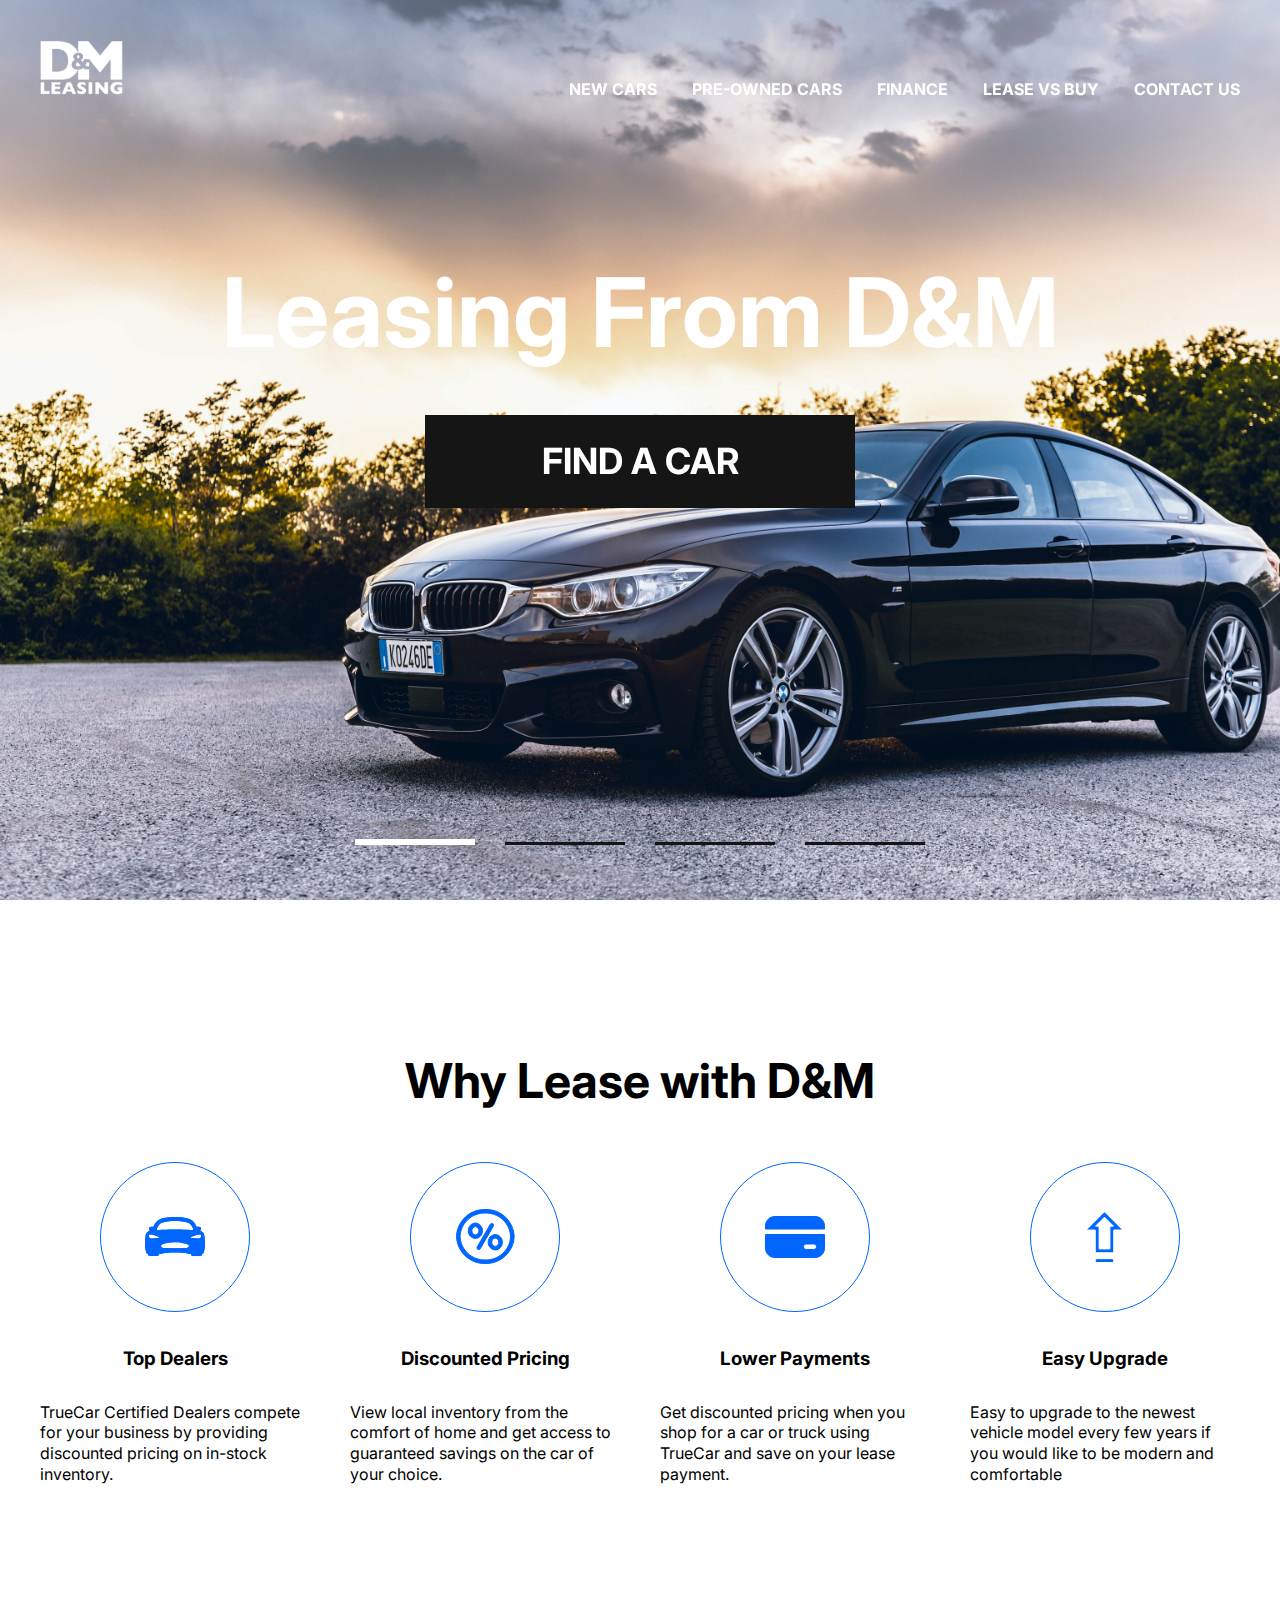
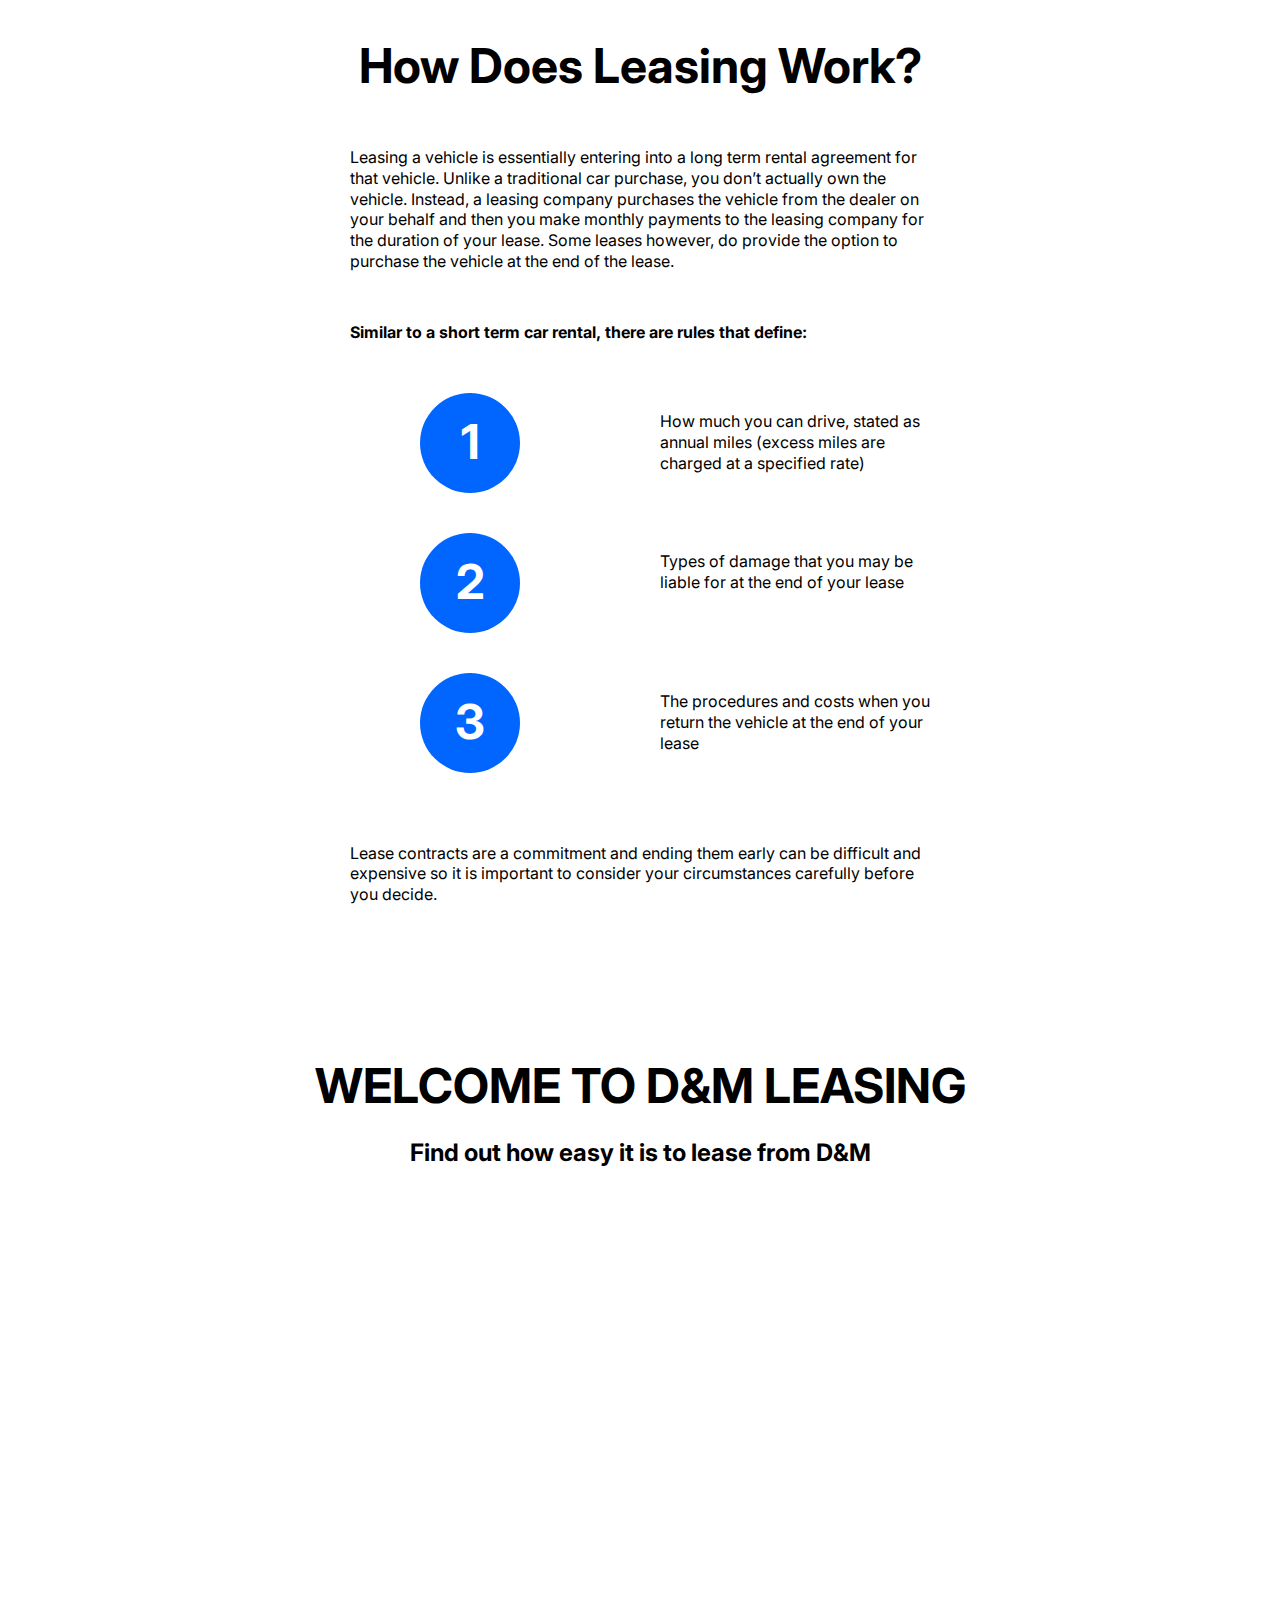
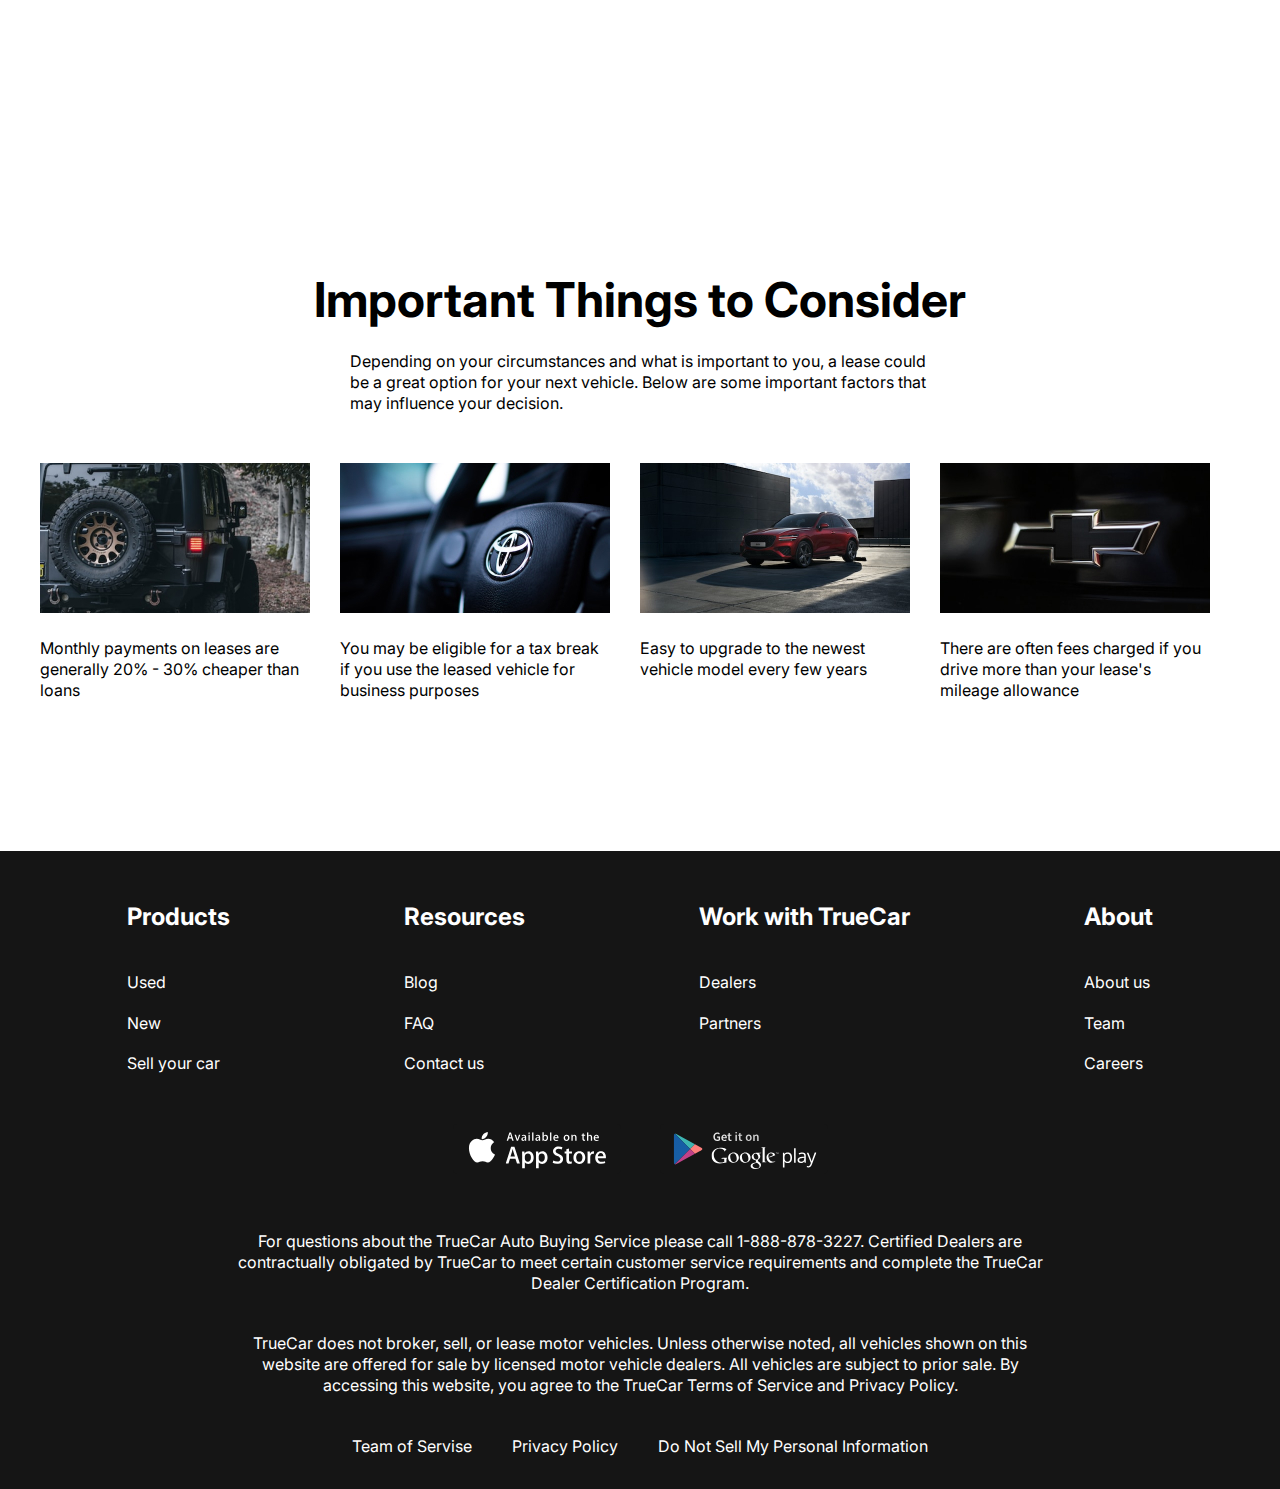
<file: index.html>
<!DOCTYPE html>
<html lang="ru">
  <head>
    <meta charset="utf-8" />
    <meta name="viewport" content="width=device-width, initial-scale=1.0" />
    <title>D&M leasing</title>

    <link rel="preconnect" href="https://fonts.googleapis.com" />
    <link rel="preconnect" href="https://fonts.gstatic.com" crossorigin />
    <link
      href="https://fonts.googleapis.com/css2?family=Inter:wght@400;700&display=swap"
      rel="stylesheet"
    />
    <link
      rel="stylesheet"
      href="https://cdn.jsdelivr.net/npm/swiper@10/swiper-bundle.min.css"
    />
    <link rel="stylesheet" href="css/style.css" />
  </head>
  <body>
    <div class="wrapper">
      <header class="header header-main">
        <div class="container">
          <div class="header__inner">
            <a href="#" class="logo">
              <img src="imgs/logo.svg" alt="Логотип" class="logo__img" />
            </a>
            <nav class="menu">
              <ul class="menu__list">
                <li class="menu__list-item">
                  <a href="new_cars.html" class="list__menu-link">NEW CARS</a>
                </li>
                <li class="menu__list-item">
                  <a href="#" class="list__menu-link">PRE-OWNED CARS</a>
                </li>
                <li class="menu__list-item">
                  <a href="#" class="list__menu-link">FINANCE</a>
                </li>
                <li class="menu__list-item">
                  <a href="#" class="list__menu-link">LEASE VS BUY</a>
                </li>
                <li class="menu__list-item">
                  <a href="contacts.html" class="list__menu-link">CONTACT US</a>
                </li>
              </ul>
            </nav>
          </div>
        </div>
      </header>
      <main class="main">
        <section class="top">
          <div class="container">
            <h1 class="title">Leasing From D&M</h1>
            <a href="new_cars.html" class="top__link"> FIND A CAR </a>
          </div>
        </section>
        <div class="slider">
          <div class="swiper">
            <div
              class="swiper-wrapper"
              style="background-image: url(imgs/slide-1.jpg)"
            >
              <div
                class="swiper-slide"
                style="background-image: url(imgs/slide-1.jpg)"
              ></div>
              <div
                class="swiper-slide"
                style="background-image: url(imgs/slide-1.jpg)"
              ></div>
              <div
                class="swiper-slide"
                style="background-image: url(imgs/slide-1.jpg)"
              ></div>
              <div
                class="swiper-slide"
                style="background-image: url(imgs/slide-1.jpg)"
              ></div>
            </div>

            <div class="swiper-pagination"></div>
          </div>
        </div>
        <section class="why-lease">
          <div class="container">
            <h2 class="section-title">Why Lease with D&M</h2>
            <ul class="why-lease__list">
              <li class="why-lease__item">
                <img
                  class="why-lease__item-img"
                  src="imgs/why-lease-1.svg"
                  alt=""
                />
                <h3 class="why-lease__item-title">Top Dealers</h3>
                <p class="why-lease__item-text">
                  TrueCar Certified Dealers compete for your business by
                  providing discounted pricing on in-stock inventory.
                </p>
              </li>
              <li class="why-lease__item">
                <img
                  class="why-lease__item-img"
                  src="imgs/why-lease-2.svg"
                  alt=""
                />
                <h3 class="why-lease__item-title">Discounted Pricing</h3>
                <p class="why-lease__item-text">
                  View local inventory from the comfort of home and get access
                  to guaranteed savings on the car of your choice.
                </p>
              </li>
              <li class="why-lease__item">
                <img
                  class="why-lease__item-img"
                  src="imgs/why-lease-3.svg"
                  alt=""
                />
                <h3 class="why-lease__item-title">Lower Payments</h3>
                <p class="why-lease__item-text">
                  Get discounted pricing when you shop for a car or truck using
                  TrueCar and save on your lease payment.
                </p>
              </li>
              <li class="why-lease__item">
                <img
                  class="why-lease__item-img"
                  src="imgs/why-lease-4.svg"
                  alt=""
                />
                <h3 class="why-lease__item-title">Easy Upgrade</h3>
                <p class="why-lease__item-text">
                  Easy to upgrade to the newest vehicle model every few years if
                  you would like to be modern and comfortable
                </p>
              </li>
            </ul>
          </div>
        </section>
        <section class="how-does">
          <div class="container">
            <div class="how-does__inner">
              <h2 class="section-title">How Does Leasing Work?</h2>
              <p class="how-does__text">
                Leasing a vehicle is essentially entering into a long term
                rental agreement for that vehicle. Unlike a traditional car
                purchase, you don’t actually own the vehicle. Instead, a leasing
                company purchases the vehicle from the dealer on your behalf and
                then you make monthly payments to the leasing company for the
                duration of your lease. Some leases however, do provide the
                option to purchase the vehicle at the end of the lease.
              </p>
              <h4 class="how__does-title">
                Similar to a short term car rental, there are rules that define:
              </h4>
              <ol class="how__does-list">
                <li class="how__does-item">
                  How much you can drive, stated as annual miles (excess miles
                  are charged at a specified rate)
                </li>
                <li class="how__does-item">
                  Types of damage that you may be liable for at the end of your
                  lease
                </li>
                <li class="how__does-item">
                  The procedures and costs when you return the vehicle at the
                  end of your lease
                </li>
              </ol>
              <p class="how-does__text">
                Lease contracts are a commitment and ending them early can be
                difficult and expensive so it is important to consider your
                circumstances carefully before you decide.
              </p>
            </div>
          </div>
        </section>
        <section class="video">
          <div class="container">
            <h2 class="section-title video__title">WELCOME TO D&M LEASING</h2>
            <p class="video__text">Find out how easy it is to lease from D&M</p>
            <iframe
              class="video__content"
              width="1000"
              height="500"
              src="https://www.youtube.com/embed/iPPD-l3YVFo?controls=0"
              title="YouTube video player"
              frameborder="0"
              allow="accelerometer; autoplay; clipboard-write; encrypted-media; gyroscope; picture-in-picture; web-share"
              allowfullscreen
            >
            </iframe>
          </div>
        </section>
        <section class="important">
          <div class="container">
            <h2 class="section-title important__title">
              Important Things to Consider
            </h2>
            <p class="important__text">
              Depending on your circumstances and what is important to you, a
              lease could be a great option for your next vehicle. Below are
              some important factors that may influence your decision.
            </p>
            <ul class="importants__list">
              <li class="important__item">
                <img
                  src="imgs/important_img-1.jpg"
                  alt=""
                  class="important__item-img"
                />
                <p class="important_item_text">
                  Monthly payments on leases are generally 20% - 30% cheaper
                  than loans
                </p>
              </li>
              <li class="important__item">
                <img
                  src="imgs/important_img-2.jpg"
                  alt=""
                  class="important__item-img"
                />
                <p class="important_item_text">
                  You may be eligible for a tax break if you use the leased
                  vehicle for business purposes
                </p>
              </li>
              <li class="important__item">
                <img
                  src="imgs/important_img-3.jpg"
                  alt=""
                  class="important__item-img"
                />
                <p class="important_item_text">
                  Easy to upgrade to the newest vehicle model every few years
                </p>
              </li>
              <li class="important__item">
                <img
                  src="imgs/important_img-4.jpg"
                  alt=""
                  class="important__item-img"
                />
                <p class="important_item_text">
                  There are often fees charged if you drive more than your
                  lease's mileage allowance
                </p>
              </li>
            </ul>
          </div>
        </section>
      </main>
      <footer class="footer">
        <div class="container">
          <nav class="footer__menu">
            <ul class="footer__menu-list">
              <li class="footer__menu-item">
                <p class="footer__menu-title">Products</p>
              </li>
              <li class="footer__menu-item">
                <a href="#" class="footer__menu-link">Used</a>
              </li>
              <li class="footer__menu-item">
                <a href="#" class="footer__menu-link">New</a>
              </li>
              <li class="footer__menu-item">
                <a href="#" class="footer__menu-link">Sell your car</a>
              </li>
            </ul>
            <ul class="footer__menu-list">
              <li class="footer__menu-item">
                <p class="footer__menu-title">Resources</p>
              </li>
              <li class="footer__menu-item">
                <a href="#" class="footer__menu-link">Blog</a>
              </li>
              <li class="footer__menu-item">
                <a href="#" class="footer__menu-link">FAQ</a>
              </li>
              <li class="footer__menu-item">
                <a href="#" class="footer__menu-link">Contact us</a>
              </li>
            </ul>
            <ul class="footer__menu-list">
              <li class="footer__menu-item">
                <p class="footer__menu-title">Work with TrueCar</p>
              </li>
              <li class="footer__menu-item">
                <a href="#" class="footer__menu-link">Dealers</a>
              </li>
              <li class="footer__menu-item">
                <a href="#" class="footer__menu-link">Partners</a>
              </li>
            </ul>
            <ul class="footer__menu-list">
              <li class="footer__menu-item">
                <p class="footer__menu-title">About</p>
              </li>
              <li class="footer__menu-item">
                <a href="#" class="footer__menu-link">About us</a>
              </li>
              <li class="footer__menu-item">
                <a href="#" class="footer__menu-link">Team</a>
              </li>
              <li class="footer__menu-item">
                <a href="#" class="footer__menu-link">Careers</a>
              </li>
            </ul>
          </nav>
          <ul class="apps">
            <li class="apps__item">
              <a href="#" class="apps__item-link">
                <img class="apps__item-img" src="imgs/appstore.svg" />
              </a>
            </li>
            <li class="apps__item">
              <a href="#" class="apps__item-link">
                <img class="apps__item-img" src="imgs/playmarket.svg" />
              </a>
            </li>
          </ul>
          <div class="footer__copy">
            <p class="footer__copy-text">
              For questions about the TrueCar Auto Buying Service please call
              1-888-878-3227. Certified Dealers are contractually obligated by
              TrueCar to meet certain customer service requirements and complete
              the TrueCar Dealer Certification Program.
            </p>
            <p class="footer__copy-text">
              TrueCar does not broker, sell, or lease motor vehicles. Unless
              otherwise noted, all vehicles shown on this website are offered
              for sale by licensed motor vehicle dealers. All vehicles are
              subject to prior sale. By accessing this website, you agree to the
              TrueCar Terms of Service and Privacy Policy.
            </p>
          </div>
          <nav class="copy__nav">
            <ul class="copy__nav-list">
              <li class="copy__nav-item">
                <a href="#" class="copy__nav-link">Team of Servise</a>
              </li>
              <li class="copy__nav-item">
                <a href="#" class="copy__nav-link">Privacy Policy</a>
              </li>
              <li class="copy__nav-item">
                <a href="#" class="copy__nav-link"
                  >Do Not Sell My Personal Information</a
                >
              </li>
            </ul>
          </nav>
        </div>
      </footer>
    </div>
    <script src="https://cdn.jsdelivr.net/npm/swiper@10/swiper-bundle.min.js"></script>
    <script src="js/main.js"></script>
  </body>
</html>
</file>
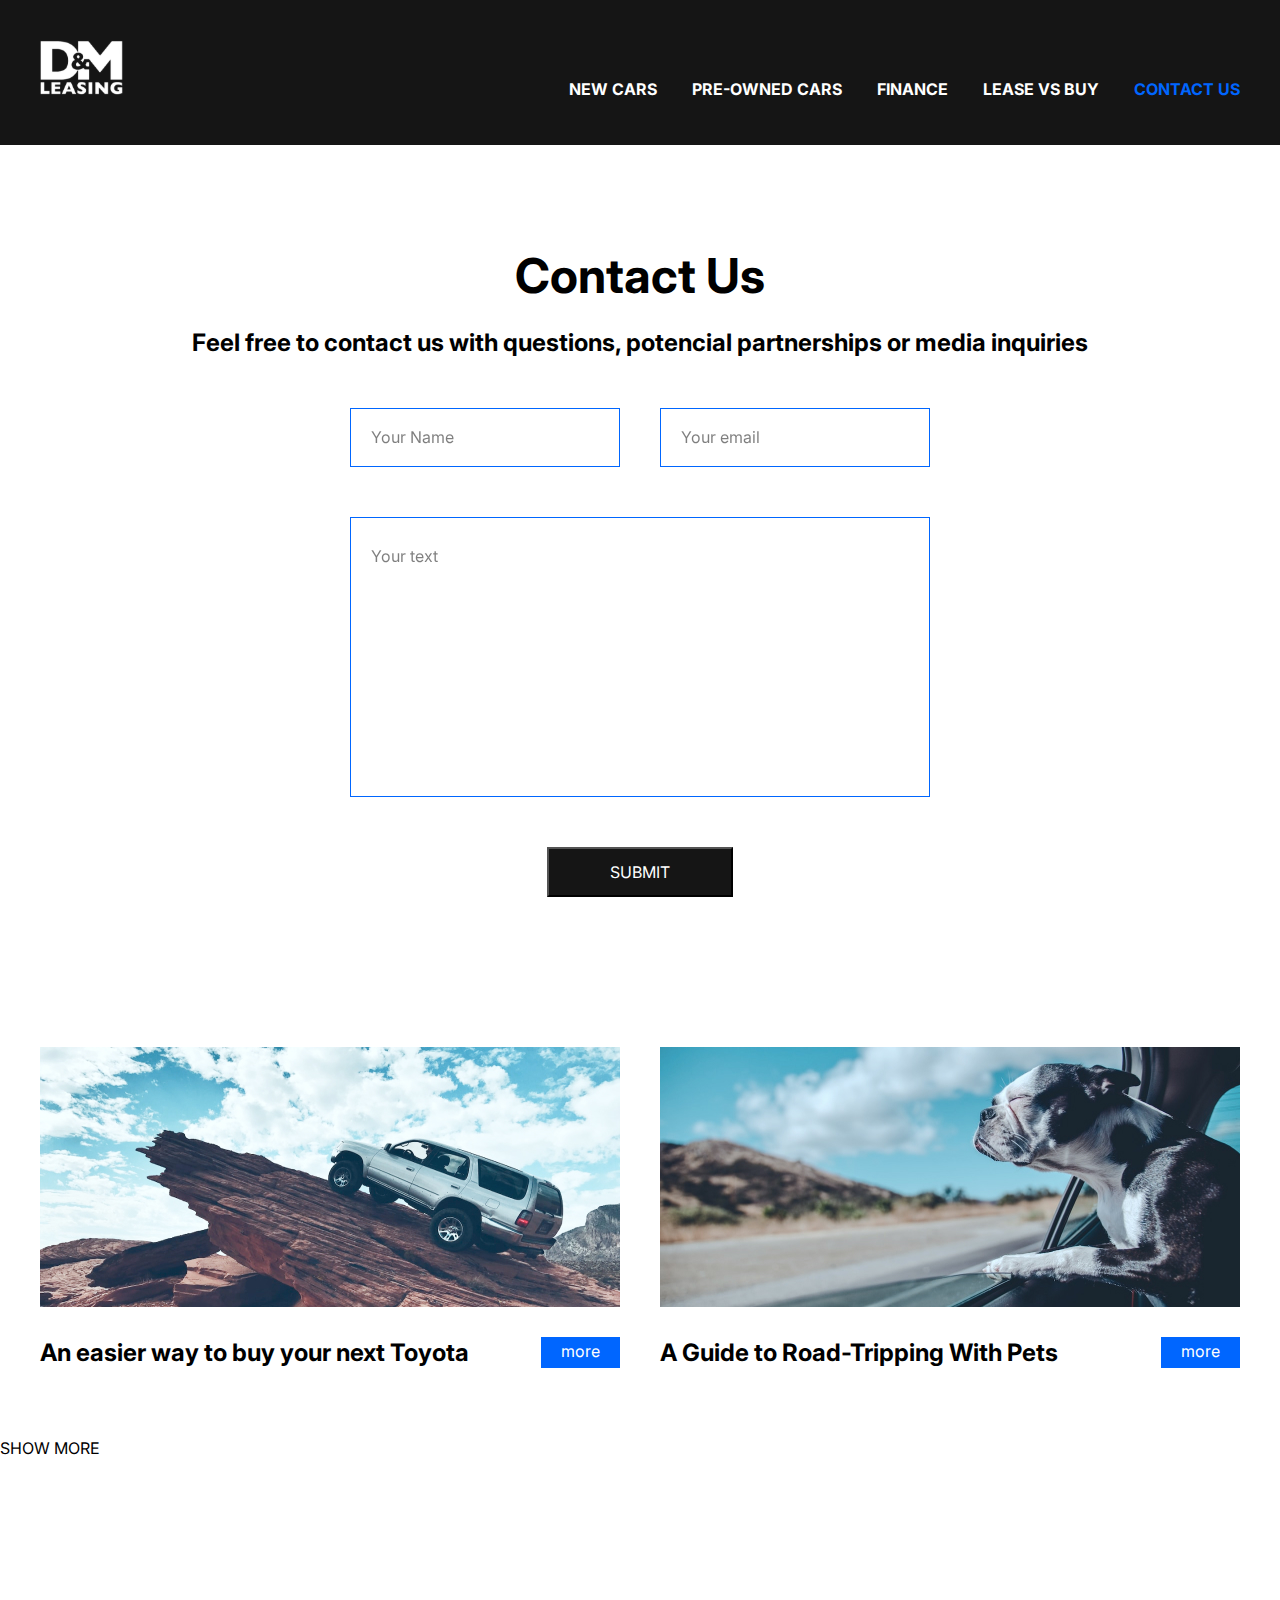
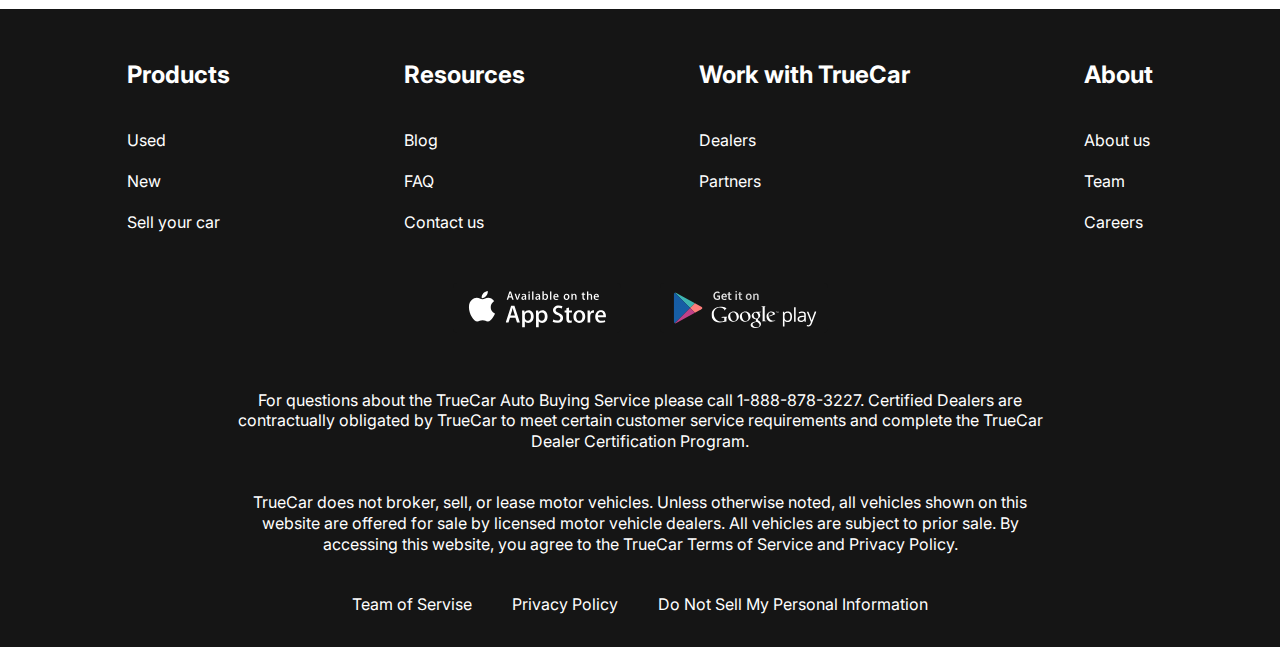
<file: contacts.html>
<!DOCTYPE html>
<html lang="ru">
  <head>
    <meta charset="utf-8" />
    <meta name="viewport" content="width=device-width, initial-scale=1.0" />
    <title>D&M leasing</title>
    <link rel="preconnect" href="https://fonts.googleapis.com" />
    <link rel="preconnect" href="https://fonts.gstatic.com" crossorigin />
    <link
      href="https://fonts.googleapis.com/css2?family=Inter:wght@400;700&display=swap"
      rel="stylesheet"
    />
    <link rel="stylesheet" href="css/style.css" />
  </head>
  <body>
    <div class="wrapper">
      <header class="header">
        <div class="container">
          <div class="header__inner">
            <a href="index.html" class="logo">
              <img src="imgs/logo.svg" alt="Логотип" class="logo__img" />
            </a>
            <nav class="menu">
              <ul class="menu__list">
                <li class="menu__list-item">
                  <a href="new_cars.html" class="list__menu-link">NEW CARS</a>
                </li>
                <li class="menu__list-item">
                  <a href="#" class="list__menu-link">PRE-OWNED CARS</a>
                </li>
                <li class="menu__list-item">
                  <a href="#" class="list__menu-link">FINANCE</a>
                </li>
                <li class="menu__list-item">
                  <a href="#" class="list__menu-link">LEASE VS BUY</a>
                </li>
                <li class="menu__list-item">
                  <a href="#" class="list__menu-link list__menu-link--active"
                    >CONTACT US</a
                  >
                </li>
              </ul>
            </nav>
          </div>
        </div>
      </header>
      <main class="main">
        <section class="contacts">
          <div class="container">
            <h2 class="section-title contacts__title">Contact Us</h2>
            <p class="contacts__text">
              Feel free to contact us with questions, potencial partnerships or
              media inquiries
            </p>
            <form action="#" class="form">
              <input type="text" class="form__input" placeholder="Your Name" />
              <input
                type="email"
                class="form__input"
                placeholder="Your email"
              />
              <textarea
                class="form__textarea"
                placeholder="Your text"
              ></textarea>
              <button class="form__btn" type="submit">SUBMIT</button>
            </form>
          </div>
        </section>
        <section class="blog">
          <div class="container">
            <div class="blog__items">
              <div class="blog__item">
                <img
                  src="imgs/blog-1.jpg"
                  alt="blog img"
                  class="blog__item-img"
                />
                <h4 class="blog__item-title">
                  An easier way to buy your next Toyota
                </h4>
                <a href="" class="blog__item-link">more</a>
              </div>
              <div class="blog__item">
                <img
                  src="imgs/blog-2.jpg"
                  alt="blog img"
                  class="blog__item-img"
                />
                <h4 class="blog__item-title">
                  A Guide to Road-Tripping With Pets
                </h4>
                <a href="" class="blog__item-link">more</a>
              </div>
            </div>
          </div>
          <a href="#" class="blog__link">SHOW MORE</a>
        </section>
      </main>
      <footer class="footer">
        <div class="container">
          <nav class="footer__menu">
            <ul class="footer__menu-list">
              <li class="footer__menu-item">
                <p class="footer__menu-title">Products</p>
              </li>
              <li class="footer__menu-item">
                <a href="#" class="footer__menu-link">Used</a>
              </li>
              <li class="footer__menu-item">
                <a href="#" class="footer__menu-link">New</a>
              </li>
              <li class="footer__menu-item">
                <a href="#" class="footer__menu-link">Sell your car</a>
              </li>
            </ul>
            <ul class="footer__menu-list">
              <li class="footer__menu-item">
                <p class="footer__menu-title">Resources</p>
              </li>
              <li class="footer__menu-item">
                <a href="#" class="footer__menu-link">Blog</a>
              </li>
              <li class="footer__menu-item">
                <a href="#" class="footer__menu-link">FAQ</a>
              </li>
              <li class="footer__menu-item">
                <a href="#" class="footer__menu-link">Contact us</a>
              </li>
            </ul>
            <ul class="footer__menu-list">
              <li class="footer__menu-item">
                <p class="footer__menu-title">Work with TrueCar</p>
              </li>
              <li class="footer__menu-item">
                <a href="#" class="footer__menu-link">Dealers</a>
              </li>
              <li class="footer__menu-item">
                <a href="#" class="footer__menu-link">Partners</a>
              </li>
            </ul>
            <ul class="footer__menu-list">
              <li class="footer__menu-item">
                <p class="footer__menu-title">About</p>
              </li>
              <li class="footer__menu-item">
                <a href="#" class="footer__menu-link">About us</a>
              </li>
              <li class="footer__menu-item">
                <a href="#" class="footer__menu-link">Team</a>
              </li>
              <li class="footer__menu-item">
                <a href="#" class="footer__menu-link">Careers</a>
              </li>
            </ul>
          </nav>
          <ul class="apps">
            <li class="apps__item">
              <a href="#" class="apps__item-link">
                <img class="apps__item-img" src="imgs/appstore.svg" />
              </a>
            </li>
            <li class="apps__item">
              <a href="#" class="apps__item-link">
                <img class="apps__item-img" src="imgs/playmarket.svg" />
              </a>
            </li>
          </ul>
          <div class="footer__copy">
            <p class="footer__copy-text">
              For questions about the TrueCar Auto Buying Service please call
              1-888-878-3227. Certified Dealers are contractually obligated by
              TrueCar to meet certain customer service requirements and complete
              the TrueCar Dealer Certification Program.
            </p>
            <p class="footer__copy-text">
              TrueCar does not broker, sell, or lease motor vehicles. Unless
              otherwise noted, all vehicles shown on this website are offered
              for sale by licensed motor vehicle dealers. All vehicles are
              subject to prior sale. By accessing this website, you agree to the
              TrueCar Terms of Service and Privacy Policy.
            </p>
          </div>
          <nav class="copy__nav">
            <ul class="copy__nav-list">
              <li class="copy__nav-item">
                <a href="#" class="copy__nav-link">Team of Servise</a>
              </li>
              <li class="copy__nav-item">
                <a href="#" class="copy__nav-link">Privacy Policy</a>
              </li>
              <li class="copy__nav-item">
                <a href="#" class="copy__nav-link"
                  >Do Not Sell My Personal Information</a
                >
              </li>
            </ul>
          </nav>
        </div>
      </footer>
    </div>
  </body>
</html>
</file>
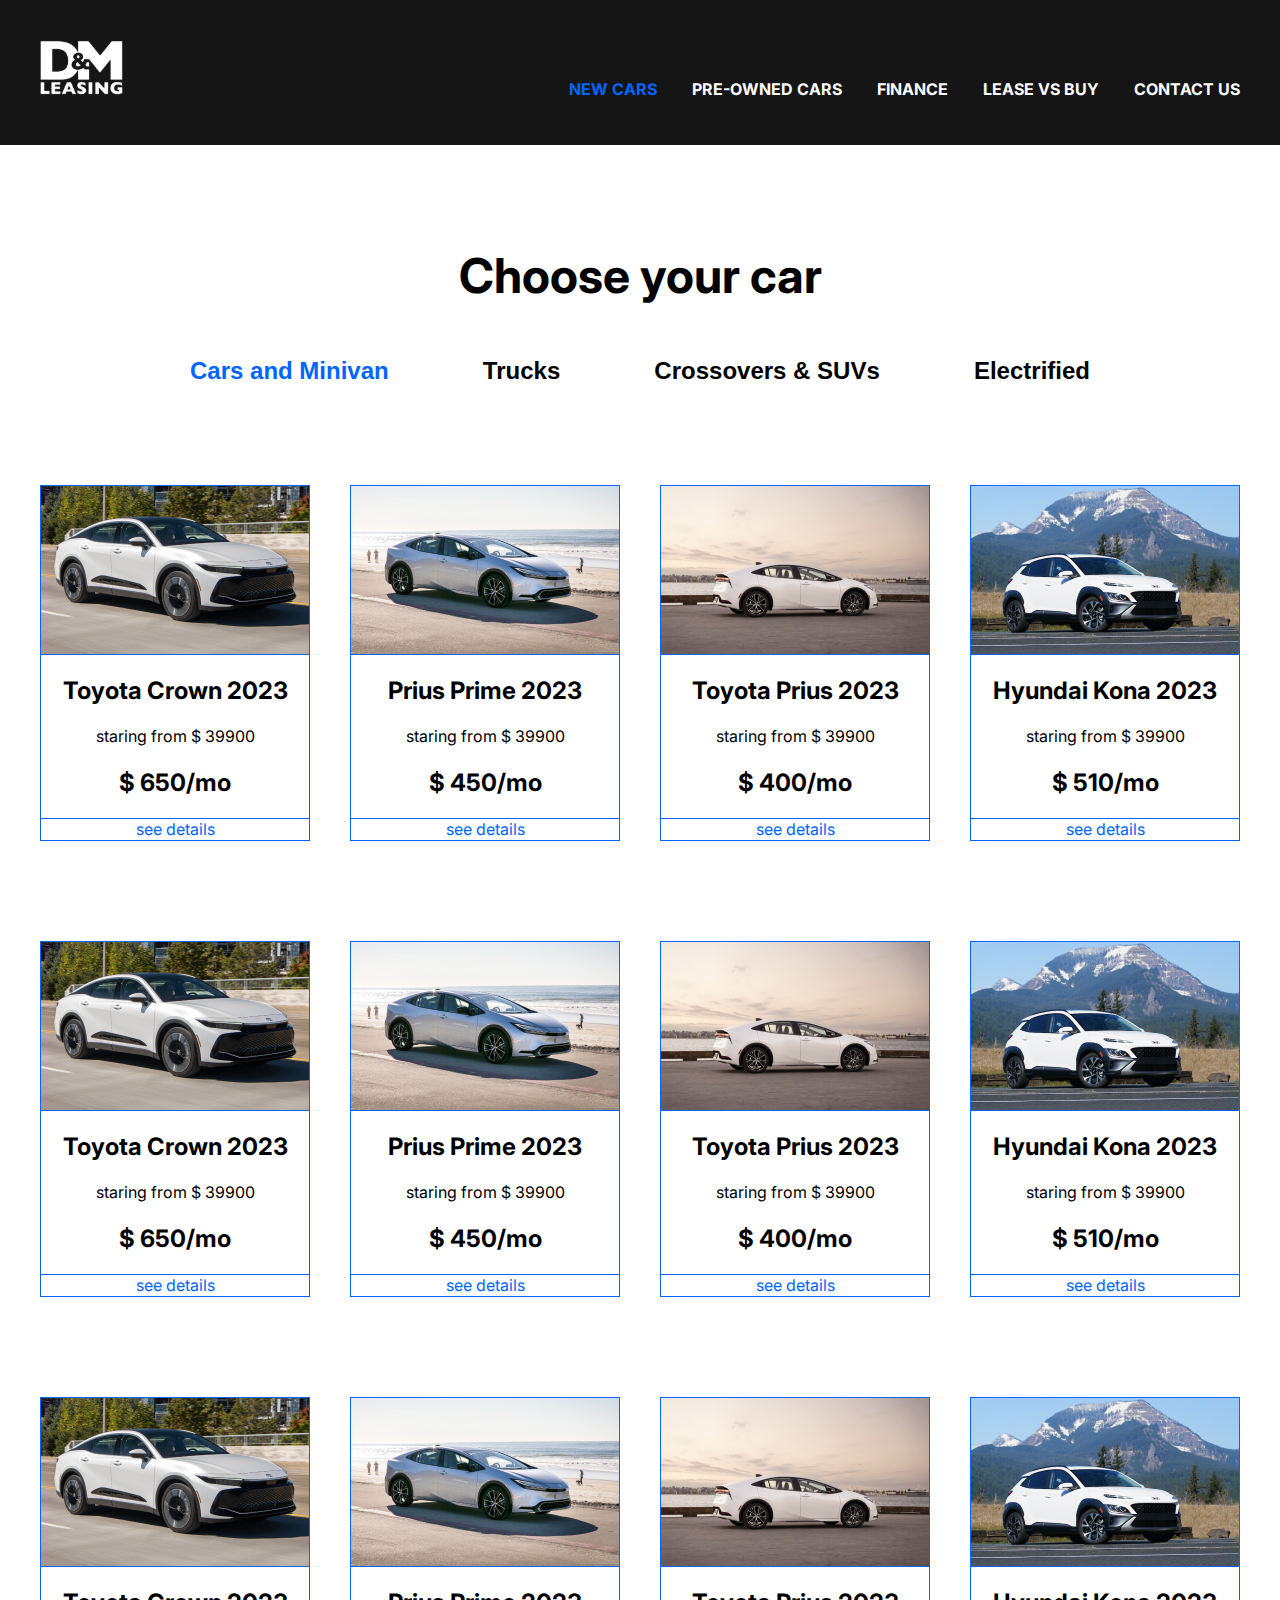
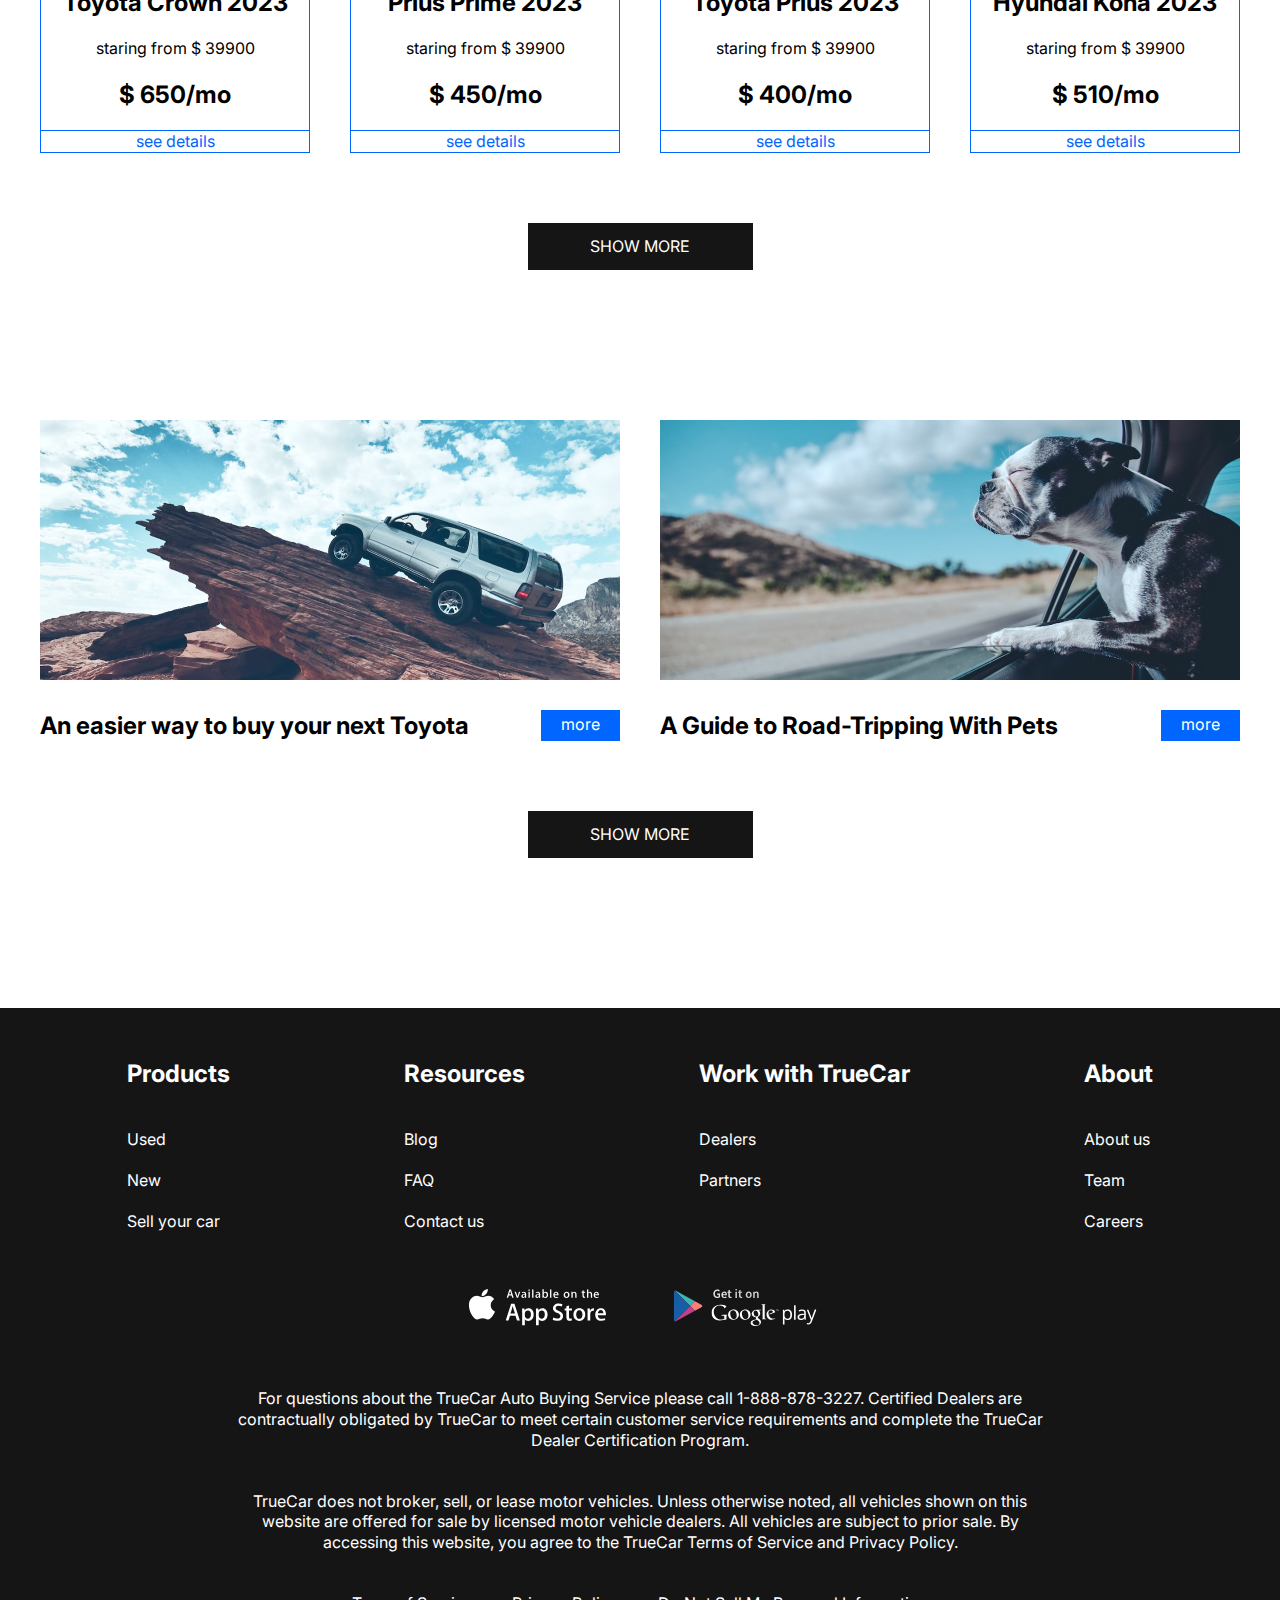
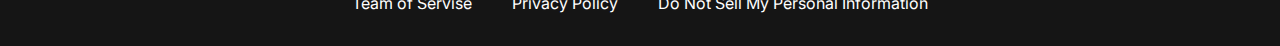
<file: new_cars.html>
<!DOCTYPE html>
<html lang="ru">
  <head>
    <meta charset="utf-8" />
    <meta name="viewport" content="width=device-width, initial-scale=1.0" />
    <title>D&M leasing</title>
    <link rel="preconnect" href="https://fonts.googleapis.com" />
    <link rel="preconnect" href="https://fonts.gstatic.com" crossorigin />
    <link
      href="https://fonts.googleapis.com/css2?family=Inter:wght@400;700&display=swap"
      rel="stylesheet"
    />
    <link rel="stylesheet" href="css/style.css" />
  </head>
  <body>
    <div class="wrapper">
      <header class="header">
        <div class="container">
          <div class="header__inner">
            <a href="index.html" class="logo">
              <img src="imgs/logo.svg" alt="Логотип" class="logo__img" />
            </a>
            <nav class="menu">
              <ul class="menu__list">
                <li class="menu__list-item">
                  <a href="#" class="list__menu-link list__menu-link--active"
                    >NEW CARS</a
                  >
                </li>
                <li class="menu__list-item">
                  <a href="#" class="list__menu-link">PRE-OWNED CARS</a>
                </li>
                <li class="menu__list-item">
                  <a href="#" class="list__menu-link">FINANCE</a>
                </li>
                <li class="menu__list-item">
                  <a href="#" class="list__menu-link">LEASE VS BUY</a>
                </li>
                <li class="menu__list-item">
                  <a href="contacts.html" class="list__menu-link">CONTACT US</a>
                </li>
              </ul>
            </nav>
          </div>
        </div>
      </header>
      <main class="main">
        <section class="choose">
          <div class="container">
            <h2 class="section-title">Choose your car</h2>
            <div class="tabs">
              <div class="tabs__btn">
                <button
                  class="tabs__btn-item tabs__btn-item--active"
                  data-button="content-1"
                >
                  Cars and Minivan
                </button>
                <button class="tabs__btn-item" data-button="content-2">
                  Trucks
                </button>
                <button class="tabs__btn-item" data-button="content-3">
                  Crossovers & SUVs
                </button>
                <button class="tabs__btn-item" data-button="content-4">
                  Electrified
                </button>
              </div>
              <div class="tabs__content">
                <div
                  class="tabs__content-item tabs__content-item--active"
                  id="content-1"
                >
                  <div class="card">
                    <img src="imgs/card-1.jpg" alt="" class="card__ing" />
                    <div class="card__content">
                      <h4 class="card__title">Toyota Crown 2023</h4>
                      <p class="card__text">staring from $ 39900</p>
                      <p class="card__price">$ 650/mo</p>
                    </div>
                    <a href="#" class="card__link">see details</a>
                  </div>
                  <div class="card">
                    <img src="imgs/card-2.jpg" alt="" class="card__ing" />
                    <div class="card__content">
                      <h4 class="card__title">Prius Prime 2023</h4>
                      <p class="card__text">staring from $ 39900</p>
                      <p class="card__price">$ 450/mo</p>
                    </div>
                    <a href="#" class="card__link">see details</a>
                  </div>
                  <div class="card">
                    <img src="imgs/card-3.jpg" alt="" class="card__ing" />
                    <div class="card__content">
                      <h4 class="card__title">Toyota Prius 2023</h4>
                      <p class="card__text">staring from $ 39900</p>
                      <p class="card__price">$ 400/mo</p>
                    </div>
                    <a href="#" class="card__link">see details</a>
                  </div>
                  <div class="card">
                    <img src="imgs/card-4.jpg" alt="" class="card__ing" />
                    <div class="card__content">
                      <h4 class="card__title">Hyundai Kona 2023</h4>
                      <p class="card__text">staring from $ 39900</p>
                      <p class="card__price">$ 510/mo</p>
                    </div>
                    <a href="#" class="card__link">see details</a>
                  </div>
                  <div class="card">
                    <img src="imgs/card-1.jpg" alt="" class="card__ing" />
                    <div class="card__content">
                      <h4 class="card__title">Toyota Crown 2023</h4>
                      <p class="card__text">staring from $ 39900</p>
                      <p class="card__price">$ 650/mo</p>
                    </div>
                    <a href="#" class="card__link">see details</a>
                  </div>
                  <div class="card">
                    <img src="imgs/card-2.jpg" alt="" class="card__ing" />
                    <div class="card__content">
                      <h4 class="card__title">Prius Prime 2023</h4>
                      <p class="card__text">staring from $ 39900</p>
                      <p class="card__price">$ 450/mo</p>
                    </div>
                    <a href="#" class="card__link">see details</a>
                  </div>
                  <div class="card">
                    <img src="imgs/card-3.jpg" alt="" class="card__ing" />
                    <div class="card__content">
                      <h4 class="card__title">Toyota Prius 2023</h4>
                      <p class="card__text">staring from $ 39900</p>
                      <p class="card__price">$ 400/mo</p>
                    </div>
                    <a href="#" class="card__link">see details</a>
                  </div>
                  <div class="card">
                    <img src="imgs/card-4.jpg" alt="" class="card__ing" />
                    <div class="card__content">
                      <h4 class="card__title">Hyundai Kona 2023</h4>
                      <p class="card__text">staring from $ 39900</p>
                      <p class="card__price">$ 510/mo</p>
                    </div>
                    <a href="#" class="card__link">see details</a>
                  </div>
                  <div class="card">
                    <img src="imgs/card-1.jpg" alt="" class="card__ing" />
                    <div class="card__content">
                      <h4 class="card__title">Toyota Crown 2023</h4>
                      <p class="card__text">staring from $ 39900</p>
                      <p class="card__price">$ 650/mo</p>
                    </div>
                    <a href="#" class="card__link">see details</a>
                  </div>
                  <div class="card">
                    <img src="imgs/card-2.jpg" alt="" class="card__ing" />
                    <div class="card__content">
                      <h4 class="card__title">Prius Prime 2023</h4>
                      <p class="card__text">staring from $ 39900</p>
                      <p class="card__price">$ 450/mo</p>
                    </div>
                    <a href="#" class="card__link">see details</a>
                  </div>
                  <div class="card">
                    <img src="imgs/card-3.jpg" alt="" class="card__ing" />
                    <div class="card__content">
                      <h4 class="card__title">Toyota Prius 2023</h4>
                      <p class="card__text">staring from $ 39900</p>
                      <p class="card__price">$ 400/mo</p>
                    </div>
                    <a href="#" class="card__link">see details</a>
                  </div>
                  <div class="card">
                    <img src="imgs/card-4.jpg" alt="" class="card__ing" />
                    <div class="card__content">
                      <h4 class="card__title">Hyundai Kona 2023</h4>
                      <p class="card__text">staring from $ 39900</p>
                      <p class="card__price">$ 510/mo</p>
                    </div>
                    <a href="#" class="card__link">see details</a>
                  </div>
                </div>
                <div class="tabs__content-item" id="content-2">2</div>
                <div class="tabs__content-item" id="content-3">3</div>
                <div class="tabs__content-item" id="content-4">4</div>
              </div>
            </div>
            <a href="#" class="show-link">SHOW MORE</a>
          </div>
        </section>
        <section class="blog">
          <div class="container">
            <div class="blog__items">
              <div class="blog__item">
                <img
                  src="imgs/blog-1.jpg"
                  alt="blog img"
                  class="blog__item-img"
                />
                <h4 class="blog__item-title">
                  An easier way to buy your next Toyota
                </h4>
                <a href="" class="blog__item-link">more</a>
              </div>
              <div class="blog__item">
                <img
                  src="imgs/blog-2.jpg"
                  alt="blog img"
                  class="blog__item-img"
                />
                <h4 class="blog__item-title">
                  A Guide to Road-Tripping With Pets
                </h4>
                <a href="" class="blog__item-link">more</a>
              </div>
            </div>
          </div>
          <a href="#" class="show-link">SHOW MORE</a>
        </section>
      </main>
      <footer class="footer">
        <div class="container">
          <nav class="footer__menu">
            <ul class="footer__menu-list">
              <li class="footer__menu-item">
                <p class="footer__menu-title">Products</p>
              </li>
              <li class="footer__menu-item">
                <a href="#" class="footer__menu-link">Used</a>
              </li>
              <li class="footer__menu-item">
                <a href="#" class="footer__menu-link">New</a>
              </li>
              <li class="footer__menu-item">
                <a href="#" class="footer__menu-link">Sell your car</a>
              </li>
            </ul>
            <ul class="footer__menu-list">
              <li class="footer__menu-item">
                <p class="footer__menu-title">Resources</p>
              </li>
              <li class="footer__menu-item">
                <a href="#" class="footer__menu-link">Blog</a>
              </li>
              <li class="footer__menu-item">
                <a href="#" class="footer__menu-link">FAQ</a>
              </li>
              <li class="footer__menu-item">
                <a href="#" class="footer__menu-link">Contact us</a>
              </li>
            </ul>
            <ul class="footer__menu-list">
              <li class="footer__menu-item">
                <p class="footer__menu-title">Work with TrueCar</p>
              </li>
              <li class="footer__menu-item">
                <a href="#" class="footer__menu-link">Dealers</a>
              </li>
              <li class="footer__menu-item">
                <a href="#" class="footer__menu-link">Partners</a>
              </li>
            </ul>
            <ul class="footer__menu-list">
              <li class="footer__menu-item">
                <p class="footer__menu-title">About</p>
              </li>
              <li class="footer__menu-item">
                <a href="#" class="footer__menu-link">About us</a>
              </li>
              <li class="footer__menu-item">
                <a href="#" class="footer__menu-link">Team</a>
              </li>
              <li class="footer__menu-item">
                <a href="#" class="footer__menu-link">Careers</a>
              </li>
            </ul>
          </nav>
          <ul class="apps">
            <li class="apps__item">
              <a href="#" class="apps__item-link">
                <img class="apps__item-img" src="imgs/appstore.svg" />
              </a>
            </li>
            <li class="apps__item">
              <a href="#" class="apps__item-link">
                <img class="apps__item-img" src="imgs/playmarket.svg" />
              </a>
            </li>
          </ul>
          <div class="footer__copy">
            <p class="footer__copy-text">
              For questions about the TrueCar Auto Buying Service please call
              1-888-878-3227. Certified Dealers are contractually obligated by
              TrueCar to meet certain customer service requirements and complete
              the TrueCar Dealer Certification Program.
            </p>
            <p class="footer__copy-text">
              TrueCar does not broker, sell, or lease motor vehicles. Unless
              otherwise noted, all vehicles shown on this website are offered
              for sale by licensed motor vehicle dealers. All vehicles are
              subject to prior sale. By accessing this website, you agree to the
              TrueCar Terms of Service and Privacy Policy.
            </p>
          </div>
          <nav class="copy__nav">
            <ul class="copy__nav-list">
              <li class="copy__nav-item">
                <a href="#" class="copy__nav-link">Team of Servise</a>
              </li>
              <li class="copy__nav-item">
                <a href="#" class="copy__nav-link">Privacy Policy</a>
              </li>
              <li class="copy__nav-item">
                <a href="#" class="copy__nav-link"
                  >Do Not Sell My Personal Information</a
                >
              </li>
            </ul>
          </nav>
        </div>
      </footer>
    </div>
    <script src="js/main.js"></script>
  </body>
</html>
</file>
<file: css/style.css>
html {
  box-sizing: border-box;
}
html,
body {
  height: 100%;
}

*,
*::after,
*::before {
  box-sizing: inherit;
  margin: 0;
  padding: 0;
}
ul {
  list-style: none;
}
a {
  text-decoration: none;
  color: inherit;
}
.section-title {
  margin-bottom: 50px;
  font-size: 48px;
  font-weight: 700;
  text-align: center;
}

.wrapper {
  min-height: 100%;
  display: flex;
  flex-direction: column;
}

.container {
  max-width: 1220px;
  margin: 0 auto;
  padding: 0 10px;
}
body {
  font-family: "Inter", sans-serif;
  font-size: 16px;
  font-weight: 400;
  line-height: 1.3;
}
.header {
  background-color: #151515;
}
.header-main {
  background-color: transparent;
  position: absolute;
  z-index: 10;
  left: 0;
  right: 0;
}
.header__inner {
  padding-top: 40px;
  padding-bottom: 45px;
  display: flex;
  align-items: flex-end;
  justify-content: space-between;
}
.menu__list {
  display: flex;
  gap: 35px;
}
.list__menu-link {
  color: #ffffff;
  text-transform: uppercase;
  font-weight: 700;
}
.list__menu-link--active {
  color: #0066ff;
}
.swiper::after {
  content: "";
  background: rgba(21, 21, 21, 0.3);
  z-index: 5;
  right: 0;
  left: 0;
  top: 0;
  bottom: 0;
}

.swiper-slide {
  height: 100vh;
  background-repeat: no-repeat;
  background-size: cover;
  background-position: center;
}
.swiper-pagination-bullet {
  border-radius: 0;
  width: 120px;
  height: 3px;
  background-color: #151515;
  opacity: 1;
}
.swiper-pagination-horizontal.swiper-pagination-bullets
  .swiper-pagination-bullet {
  margin: 0 15px;
}
.swiper-pagination-bullets.swiper-pagination-horizontal {
  bottom: 50px;
}
.swiper-pagination-bullet-active {
  height: 6px;
  background-color: #fff;
}
.footer {
  background-color: #151515;
  padding: 50px 0 32px;
  color: #ffffff;
}
.footer__menu {
  display: flex;
  justify-content: space-around;
  margin-bottom: 50px;
}
.footer__menu-list {
  max-width: 250px;
}
.footer__menu-title {
  padding-bottom: 20px;
  font-size: 24px;
  font-weight: 700;
}
.footer__menu-item + .footer__menu-item {
  padding-top: 20px;
}

.apps {
  display: flex;
  justify-content: center;
  gap: 39px;
  margin-bottom: 52px;
}
.footer__copy-text {
  max-width: 806px;
  text-align: center;
  margin: 0 auto 40px;
}
.copy__nav-list {
  display: flex;
  justify-content: center;
  gap: 40px;
}
.main {
  flex-grow: 1;
}
.top {
  color: #ffffff;
  text-align: center;
  padding-top: 250px;
  padding-bottom: 50px;
  position: absolute;
  z-index: 5;
  left: 0;
  right: 0;
}

.title {
  padding-bottom: 40px;
  font-size: 96px;
  font-weight: 700;
}

.top__link {
  background-color: #151515;
  padding: 23px;
  max-width: 430px;
  display: inline-block;
  text-transform: uppercase;
  font-size: 36px;
  font-weight: 700;
  width: 100%;
}
.why-lease {
  padding: 150px 0;
}
.why-lease__list {
  display: grid;
  grid-template-columns: repeat(4, 1fr);
  gap: 40px;
  text-align: center;
}
.why-lease__item-img {
  margin-bottom: 30px;
}
.why-lease__item-title {
  margin-bottom: 30px;
  font-style: 24px;
  font-weight: 700;
}
.why-lease__item-text {
  text-align: left;
}
.how-does {
  padding-bottom: 150px;
}
.how-does__inner {
  max-width: 580px;
  margin: 0 auto;
}
.how__does-title {
  font-style: 24px;
  font-weight: 700;
  padding-top: 50px;
}
.how__does-list {
  padding: 50px 0 70px;
  counter-reset: myCounter;
}
.how__does-item {
  list-style-type: none;
  width: 270px;
  position: relative;
  margin-left: auto;
  box-sizing: content-box;
  padding: 18.5px 0 18.5px 240px;
  min-height: 63px;
}

.how__does-item + .how__does-item {
  margin-top: 40px;
}
.how__does-item::before {
  counter-increment: myCounter;
  content: counter(myCounter);
  display: flex;
  justify-content: center;
  align-items: center;
  font-size: 48px;
  font-weight: 700;
  background-color: #06f;
  width: 100px;
  height: 100px;
  border-radius: 50%;
  color: #fff;
  position: absolute;
  left: 0;
  top: 0;
}
.video {
  padding-bottom: 150px;
}
.video__title {
  margin-bottom: 20px;
}
.video__text {
  font-size: 24px;
  font-weight: 700;
  margin-bottom: 50px;
  text-align: center;
}
.video__content {
  display: block;
  margin: 0 auto;
}
.important {
  padding-bottom: 150px;
}
.important__title {
  margin-bottom: 20px;
}
.important__text {
  text-align: left;
  max-width: 580px;
  margin: 0 auto 50px;
}
.important_item_text {
  width: 270px;
  text-align: left;
}
.importants__list {
  display: grid;
  grid-template-columns: repeat(4, 1fr);
}
.important__item-img {
  margin-bottom: 20px;
}
.contacts {
  padding: 100px 0 150px;
}
.contacts__title {
  margin-bottom: 20px;
}
.contacts__text {
  text-align: center;
  font-size: 24px;
  font-weight: 700;
  margin-bottom: 50px;
  padding: 0 100px;
}
.form {
  max-width: 580px;
  margin: 0 auto;
  display: flex;
  justify-content: space-between;
  flex-wrap: wrap;
}
.form__textarea {
  width: 100%;
  resize: none;
  padding: 28px 20px;
  height: 280px;
  font-family: "Inter", sans-serif;
  font-size: 16px;
  font-weight: 400;
  line-height: 1.3;
  color: #000;
  border: 1px solid #0066ff;
  margin-bottom: 50px;
}

.form__input {
  width: 270px;
  padding: 18px 20px;
  display: inline-block;
  border: 1px solid #0066ff;
  margin-bottom: 50px;
  font-family: "Inter", sans-serif;
  font-size: 16px;
  font-weight: 400;
  line-height: 1.3;
  color: #000;
}
.form__input::placeholder,
.form__textarea::placeholder {
  font-family: "Inter", sans-serif;
  font-size: 16px;
  font-weight: 400;
  line-height: 1.3;
  color: #000;
  opacity: 0.5;
}
.form__btn {
  text-transform: uppercase;
  color: #fff;
  background-color: #151515;
  font-family: "Inter", sans-serif;
  font-size: 16px;
  font-weight: 400;
  padding: 13px 61px;
  margin: 0 auto;
}
.blog {
  padding-bottom: 150px;
}
.blog__items {
  display: grid;
  grid-template-columns: repeat(2, 1fr);
  gap: 40px;
  margin-bottom: 70px;
}
.blog__item {
  display: flex;
  justify-content: space-between;
  flex-wrap: wrap;
}
.blog__item-img {
  margin-bottom: 30px;
  width: 100%;
}
.blog__item-title {
  font-size: 24px;
  font-weight: 700;
  flex-basis: 446px;
}
.blog__item-link {
  color: #fff;
  background-color: #0066ff;
  padding: 4px 20px;
}
.show-link {
  text-transform: uppercase;
  padding: 13px;
  background-color: #151515;
  color: #fff;
  width: 225px;
  text-align: center;
  margin: 0 auto;
  display: block;
}
.choose {
  padding: 100px 0 150px;
}
.tabs__btn {
  padding: 0 150px;
  display: flex;
  justify-content: space-between;
  gap: 80px;
  padding-bottom: 100px;
}
.tabs__btn-item {
  font-weight: 700;
  font-size: 24px;
  cursor: pointer;
  border: none;
  background-color: transparent;
}
.tabs__btn-item--active {
  color: #0066ff;
}

.tabs__content-item {
  display: none;
  grid-template-columns: repeat(4, 1fr);
  gap: 100px 40px;
}
.tabs__content-item.tabs__content-item--active {
  display: grid;
}
.card {
  text-align: center;
}
.card__content {
  padding: 0 5px;
  border: 1px solid #0066ff;
  border-top: 0;
}
.card__title {
  padding-top: 20px;
  font-size: 24px;
  font-weight: 700;
  margin-bottom: 20px;
}
.card__text {
  margin-bottom: 20px;
}
.card__price {
  margin-bottom: 20px;
  font-size: 24px;
  font-weight: 700;
}
.card__ing {
  display: block;
}
.card__link {
  display: block;
  color: #0066ff;
  border: 1px solid #0066ff;
  border-top: 0;
}
.tabs {
  margin-bottom: 70px;
}
</file>
